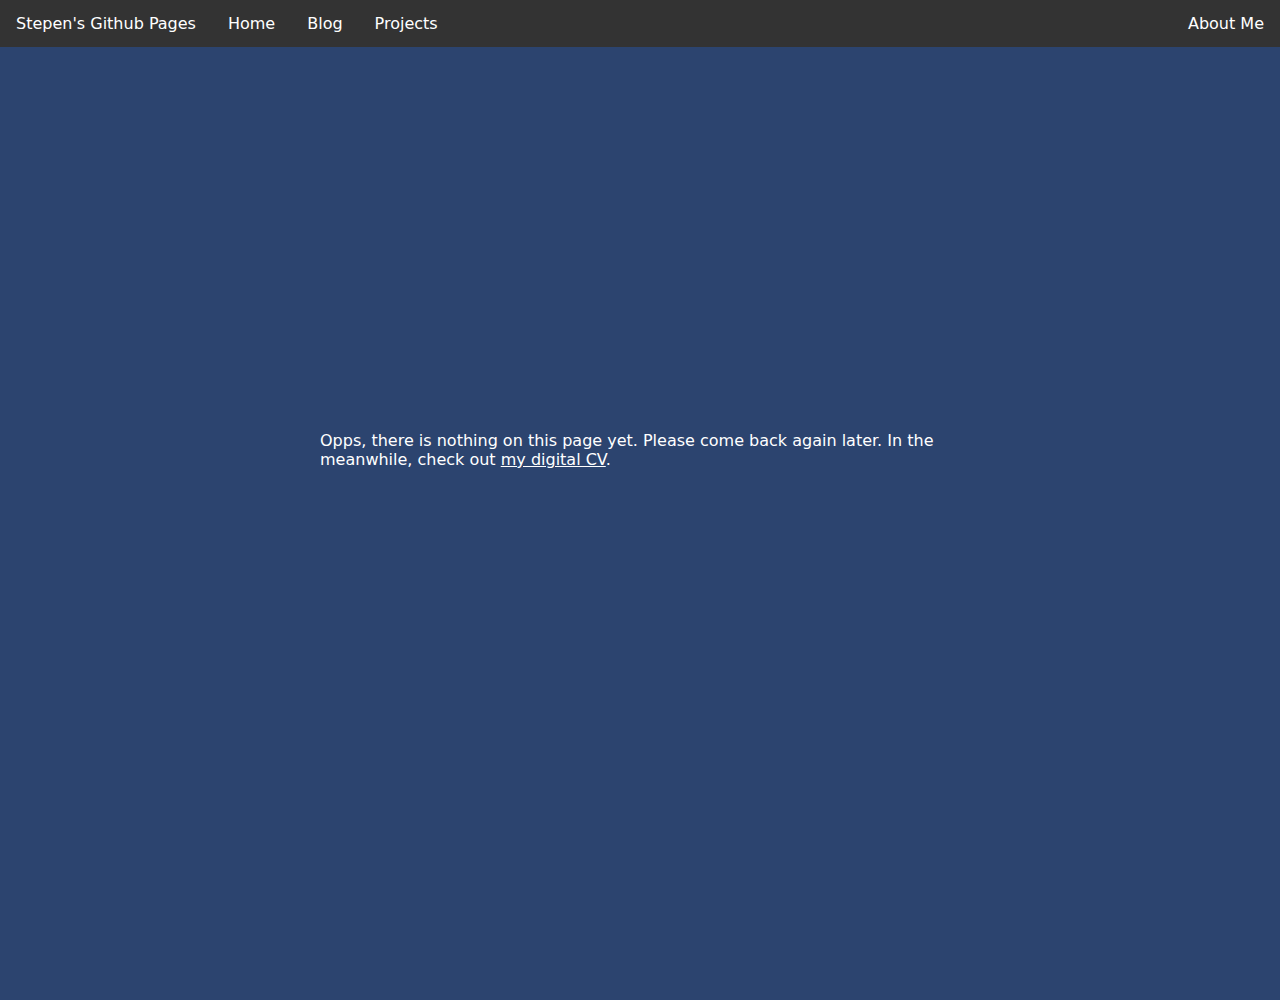
<file: index.html>
<!DOCTYPE html>
<html lang="en">
<head>
    <meta charset="utf-8">
    <meta name="viewport" content="width=device-width, initial-scale=1">
    <title>Stepen's Github Page</title>
    <link rel="stylesheet" href="https://cdn.jsdelivr.net/npm/bootstrap-icons@1.11.2/font/bootstrap-icons.min.css">
    <link rel="stylesheet" href="styles/style.css">
</head>
<body>
    <header>
        <nav>
            <div class="navbar-container">
                <script src="scripts/navbar.js"></script>
            </div>
        </nav>
    </header>
    <main>
        <div style="height: 1000px; width: 1000px; justify-content: center;">
            <div style="position: absolute; top: 50%; left: 50%; -ms-transform: translate(-50%,-50%); transform: translate(-50%, -50%);">Opps, there is nothing on this page yet. Please come back again later. In the meanwhile, check out <a href="resume.html" target="_blank">my digital CV</a>.
        </div>
    </main>
</body>
</html>
</file>
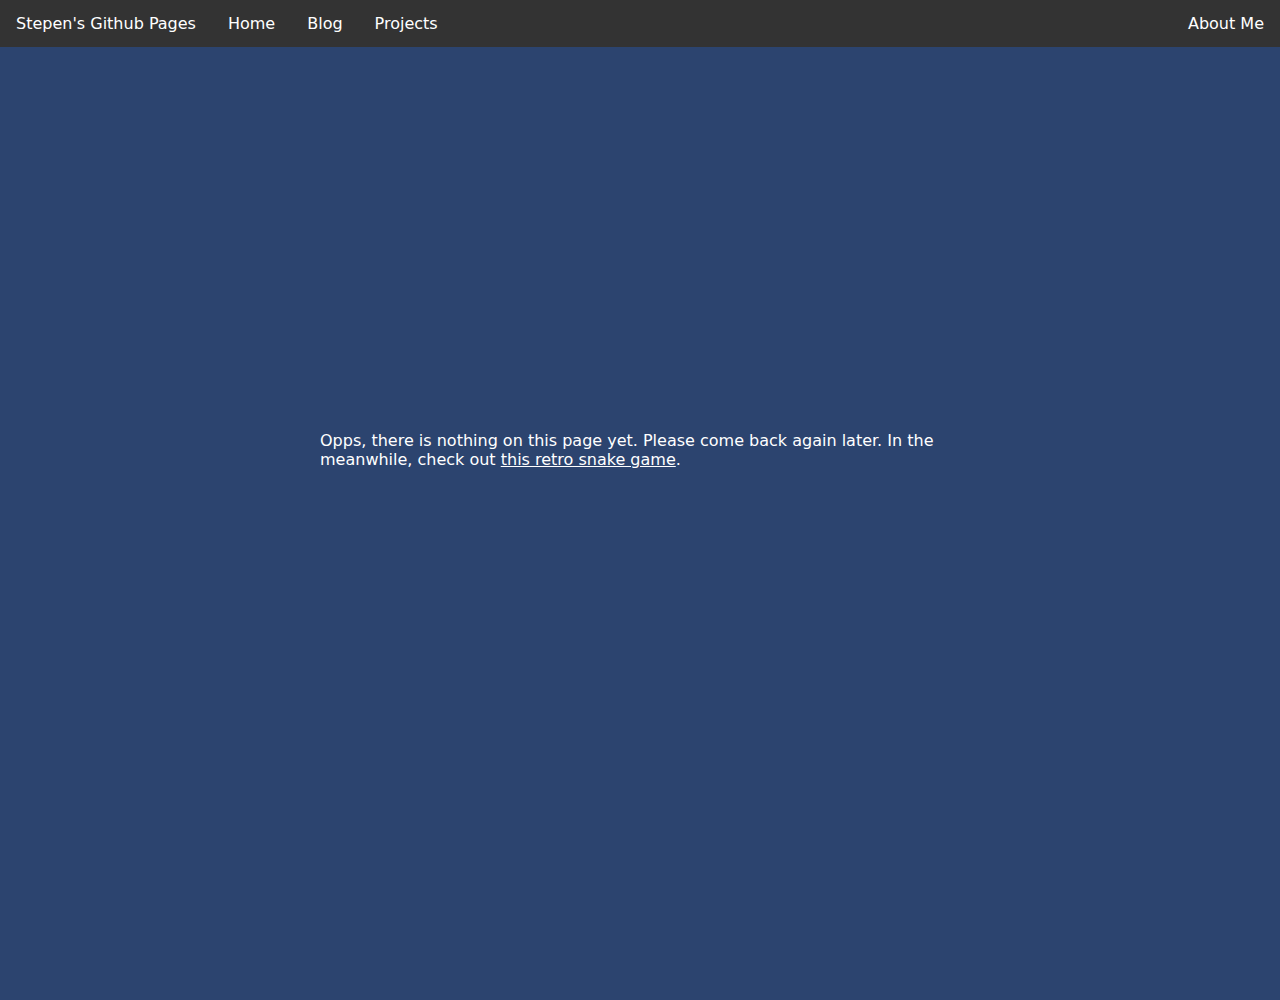
<file: project.html>
<!DOCTYPE html>
<html lang="en">
<head>
    <meta charset="utf-8">
    <meta name="viewport" content="width=device-width, initial-scale=1">
    <title>Stepen's Github Page</title>
    <link rel="stylesheet" href="https://cdn.jsdelivr.net/npm/bootstrap-icons@1.11.2/font/bootstrap-icons.min.css">
    <link rel="stylesheet" href="styles/style.css">
</head>
<body>
    <header>
        <nav>
            <div class="navbar-container">
                <script src="scripts/navbar.js"></script>
            </div>
        </nav>
    </header>
    <main>
        <div style="height: 1000px; width: 1000px; justify-content: center;">
            <div style="position: absolute; top: 50%; left: 50%; -ms-transform: translate(-50%,-50%); transform: translate(-50%, -50%);">Opps, there is nothing on this page yet. Please come back again later. In the meanwhile, check out <a href="project/snake.html" target="_blank">this retro snake game</a>.
        </div>
    </main>
</body>
</html>
</file>
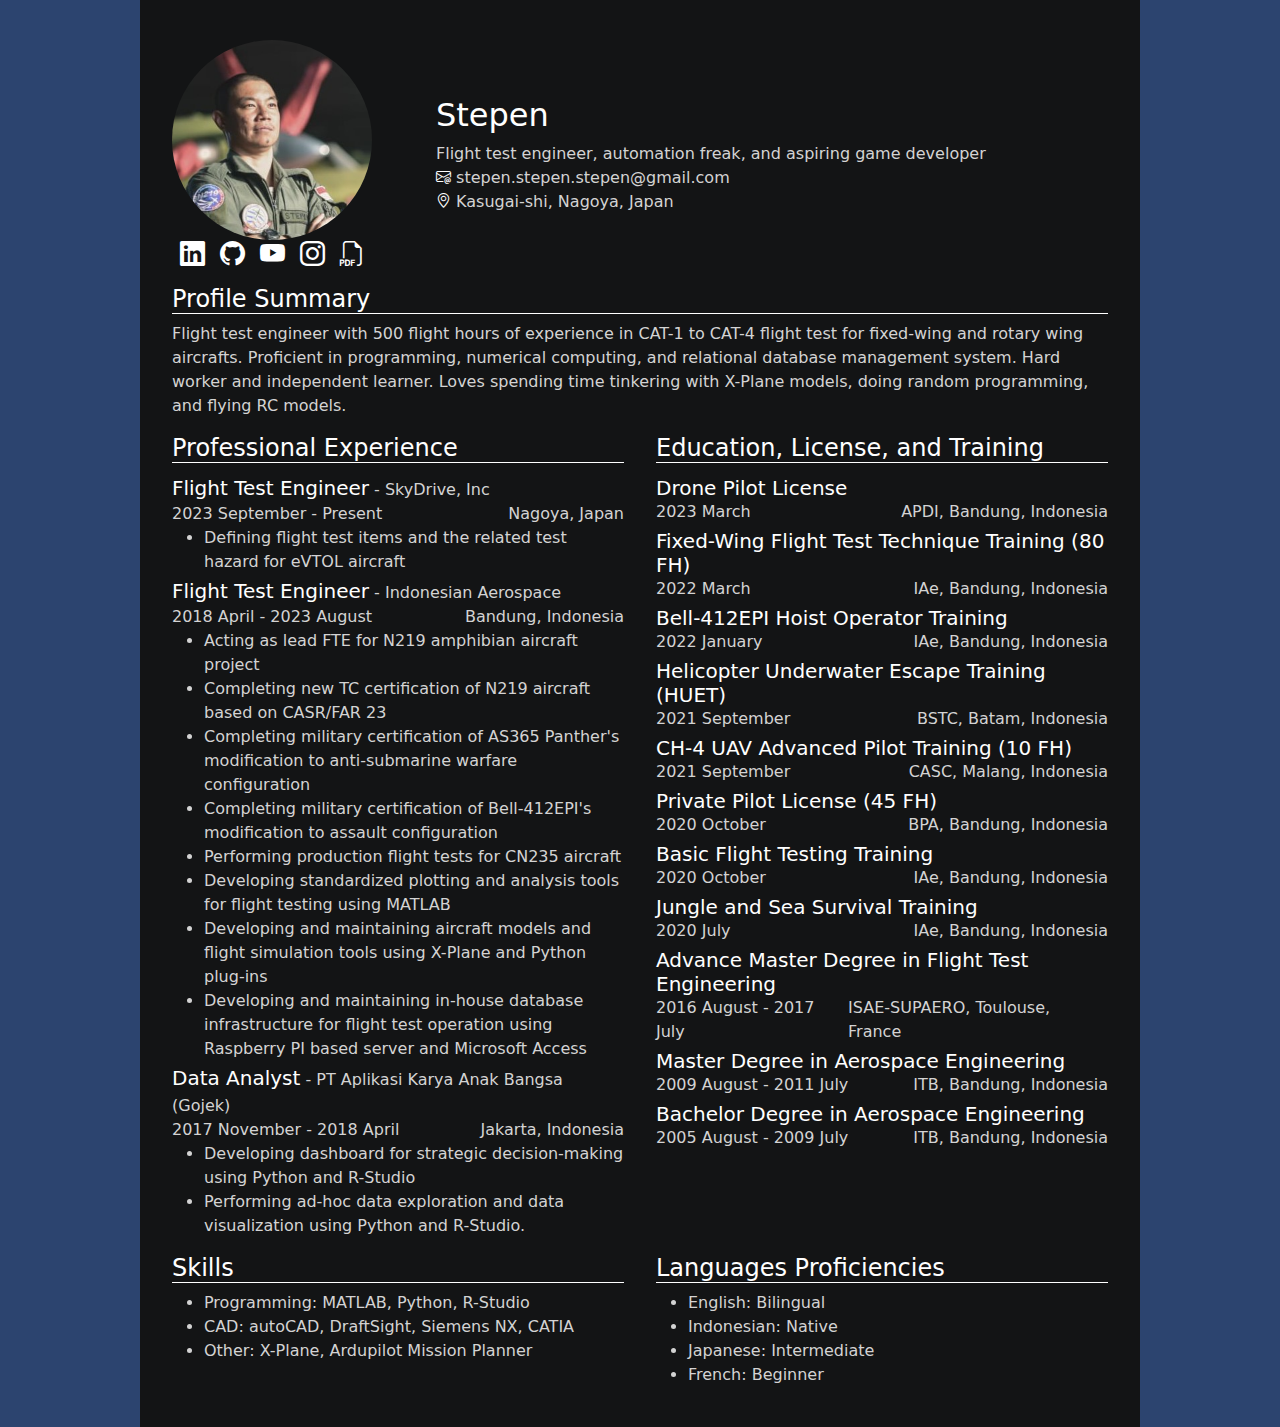
<file: resume.html>
<!DOCTYPE html>
<html lang="en">
<head>
    <meta charset="utf-8">
    <meta name="viewport" content="width=device-width, initial-scale=1">
    <title>CV - Stepen</title>
    <!-- <link href="https://cdn.jsdelivr.net/npm/bootstrap@5.3.2/dist/css/bootstrap.min.css" rel="stylesheet" integrity="sha384-T3c6CoIi6uLrA9TneNEoa7RxnatzjcDSCmG1MXxSR1GAsXEV/Dwwykc2MPK8M2HN" crossorigin="anonymous"> -->
    <link rel="stylesheet" href="https://cdn.jsdelivr.net/npm/bootstrap-icons@1.11.2/font/bootstrap-icons.min.css">
    <link rel="stylesheet" href="styles/style.css">
</head>
<body>
    <div class="container-main">
        <section class="card-profile">
            <div style="display: flex; flex-direction: column;">
                <img src="assets/images/profile.jpeg" style="width: 200px; height: 200px; border-radius: 50%; object-fit: cover;">
                <div style="display:flex; justify-content:space-around;">
                    <a href="https://www.linkedin.com/in/stepen-stepen-stepen" target="_blank"><i class="bi bi-linkedin"></i></a>
                    <a href="https://github.com/stepenstepenstepen" target="_blank"><i class="bi bi-github"></i></a>
                    <a href="https://www.youtube.com/@stepenstepenstepen"target="_blank"><i class="bi bi-youtube"></i></a>
                    <a href="https://www.instagram.com/stepenstepenstepen/" target="_blank"><i class="bi bi-instagram"></i></a>
                    <a href="assets/documents/CV_Stepen_GithubIo_202312.pdf"><i class="bi bi-filetype-pdf"></i></a>
                </div>
            </div>
            <div style="display: block; align-items: center;">
                <h1>Stepen</h1>
                <p>Flight test engineer, automation freak, and aspiring game developer</p>
                <p><i class="bi bi-envelope-at" style="font-size: 15px;"></i> stepen.stepen.stepen@gmail.com</p>
                <p><i class="bi bi-geo-alt" style="font-size: 15px;"></i> Kasugai-shi, Nagoya, Japan</p>
            </div>
        </section>
        <section>
            <h2>Profile Summary</h2>
            <p>Flight test engineer with 500 flight hours of experience in CAT-1 to CAT-4 flight test for fixed-wing and rotary wing aircrafts.
                Proficient in programming, numerical computing, and relational database management system.
                Hard worker and independent learner.
                Loves spending time tinkering with X-Plane models, doing random programming, and flying RC models.
            </p>
        </section>
        <!-- <section>
            <h2>Experience & Qualification</h2>
            <ul>
                <li>500 hours of flight test experience in both fixed wing and rotary wing aircrafts</li>
                <li>15 years of experience using MATLAB, Python, and R for a wide range of engineering applications</li>
                <li>Private pilot license (Single Engine Land) and certified drone pilot license</li>
            </ul>
        </section> -->
        <section>
            <div class="container-columns-collapsible">
                <div class="child-columns-collapsible">
                    <h2>Professional Experience</h2>
                    <h3>Flight Test Engineer<span class="detail-small"> - SkyDrive, Inc<span></span></h3>
                    <div class="container-date-location">
                        <span>2023 September - Present</span>
                        <span>Nagoya, Japan</span>
                    </div>
                    <ul class="list-jobdesc">
                        <li>Defining flight test items and the related test hazard for eVTOL aircraft</li>
                    </ul>
                    <h3>Flight Test Engineer<span class="detail-small"> - Indonesian Aerospace<span></h3>
                    <div class="container-date-location">
                        <span>2018 April - 2023 August</span>
                        <span>Bandung, Indonesia</span>
                    </div>
                        <ul class="list-jobdesc">
                            <li>Acting as lead FTE for N219 amphibian aircraft project</li>
                            <li>Completing new TC certification of N219 aircraft based on CASR/FAR 23</li>
                            <li>Completing military certification of AS365 Panther's modification to anti-submarine warfare configuration</li>
                            <li>Completing military certification of Bell-412EPI's modification to assault configuration</li>
                            <li>Performing production flight tests for CN235 aircraft</li>
                            <li>Developing standardized plotting and analysis tools for flight testing using MATLAB</li>
                            <li>Developing and maintaining aircraft models and flight simulation tools using X-Plane and Python plug-ins</li>
                            <li>Developing and maintaining in-house database infrastructure for flight test operation using Raspberry PI based server and Microsoft Access</li>
                        </ul>
                    <h3>Data Analyst<span class="detail-small"> - PT Aplikasi Karya Anak Bangsa (Gojek)</span></h3>
                    <div class="container-date-location">
                        <span>2017 November - 2018 April</span>
                        <span>Jakarta, Indonesia</span>
                    </div>
                    <ul class="list-jobdesc">
                        <li>Developing dashboard for strategic decision-making using Python and R-Studio</li>
                        <li>Performing ad-hoc data exploration and data visualization using Python and R-Studio.</li>
                    </ul>
                    <!-- <h3>Design Engineer<span class="detail-small"> - Toshiba Power System Company</span></h3>
                    <div class="container-date-location">
                        <span>2012 November - 2016 March</span>
                        <span>Kawasaki, Japan</span>
                    </div>
                    <ul class="list-jobdesc">
                        <li>Performing mechanical design and structural analysis on parts of Francis-type and Kaplan-type hydroturbine using autoCAD, Siemens NX, and Nastran solver</li>
                        <li>Performing genetic algorithm optimization for Francis-type hydroturbine design benchmark using ANSYS Turbo-Grid and CFX</li>
                        <li>Assisting hydroturbine model test for performance validation and customer witness</li>
                    </ul> -->
                    <!-- <h3>Image Processing Engineer<span class="detail-small"> - PT Uavindo Nusantara</span></h3>
                    <div class="container-date-location">
                        <span>2011 October - 2012 September</span>
                        <span>Bandung, Indonesia</span>
                    </div>
                    <ul class="list-jobdesc">
                        <li>Developing in-house image processing tools for various engineering application using MATLAB & image processing toolbox</li>
                    </ul> -->
                </div>
                <div class="child-columns-collapsible">
                    <h2>Education, License, and Training</h2>
                    <h3>Drone Pilot License</h3>
                    <div class="container-date-location">
                        <span>2023 March</span>
                        <span>APDI, Bandung, Indonesia</span>
                    </div>
                    <h3>Fixed-Wing Flight Test Technique Training (80 FH)</h3>
                    <div class="container-date-location">
                        <span>2022 March</span>
                        <span>IAe, Bandung, Indonesia</span>
                    </div>
                    <h3>Bell-412EPI Hoist Operator Training</h3>
                    <div class="container-date-location">
                        <span>2022 January</span>
                        <span>IAe, Bandung, Indonesia</span>
                    </div>
                    <h3>Helicopter Underwater Escape Training (HUET)</h3>
                    <div class="container-date-location">
                        <span>2021 September</span>
                        <span>BSTC, Batam, Indonesia</span>
                    </div>
                    <h3>CH-4 UAV Advanced Pilot Training (10 FH)</h3>
                    <div class="container-date-location">
                        <span>2021 September</span>
                        <span>CASC, Malang, Indonesia</span>
                    </div>
                    <h3>Private Pilot License (45 FH)</h3>
                    <div class="container-date-location">
                        <span>2020 October</span>
                        <span>BPA, Bandung, Indonesia</span>
                    </div>
                    <h3>Basic Flight Testing Training</h3>
                    <div class="container-date-location">
                        <span>2020 October</span>
                        <span>IAe, Bandung, Indonesia</span>
                    </div>
                    <h3>Jungle and Sea Survival Training</h3>
                    <div class="container-date-location">
                        <span>2020 July</span>
                        <span>IAe, Bandung, Indonesia</span>
                    </div>
                    <h3>Advance Master Degree in Flight Test Engineering</h3>
                    <div class="container-date-location">
                        <span>2016 August - 2017 July</span>
                        <span>ISAE-SUPAERO, Toulouse, France</span>
                    </div>
                    <h3>Master Degree in Aerospace Engineering</h3>
                    <div class="container-date-location">
                        <span>2009 August - 2011 July</span>
                        <span>ITB, Bandung, Indonesia</span>
                    </div>
                    <h3>Bachelor Degree in Aerospace Engineering</h3>
                    <div class="container-date-location">
                        <span>2005 August - 2009 July</span>
                        <span>ITB, Bandung, Indonesia</span>
                    </div>
                </div>
            </div>
        </section>
        <section>
            <div class="container-columns-collapsible">
                <div class="child-columns-collapsible">
                    <h2>Skills</h2>
                    <ul>
                        <li>Programming: MATLAB, Python, R-Studio</li>
                        <li>CAD: autoCAD, DraftSight, Siemens NX, CATIA</li>
                        <li>Other: X-Plane, Ardupilot Mission Planner</li>
                    </ul>
                </div>
                <div class="child-columns-collapsible">
                    <h2>Languages Proficiencies</h2>
                    <ul>
                        <li>English: Bilingual</li>
                        <li>Indonesian: Native</li>
                        <li>Japanese: Intermediate</li>
                        <li>French: Beginner</li>
                    </ul>
                </div>
            </div>
        </section>
        <!-- <section>
            <h2>Projects & Portofolio</h2>
                <ul>
                    <li>Indonesian METAR Dashboard</li>
                </ul>
        </section> -->
    </div>
</body>
</file>
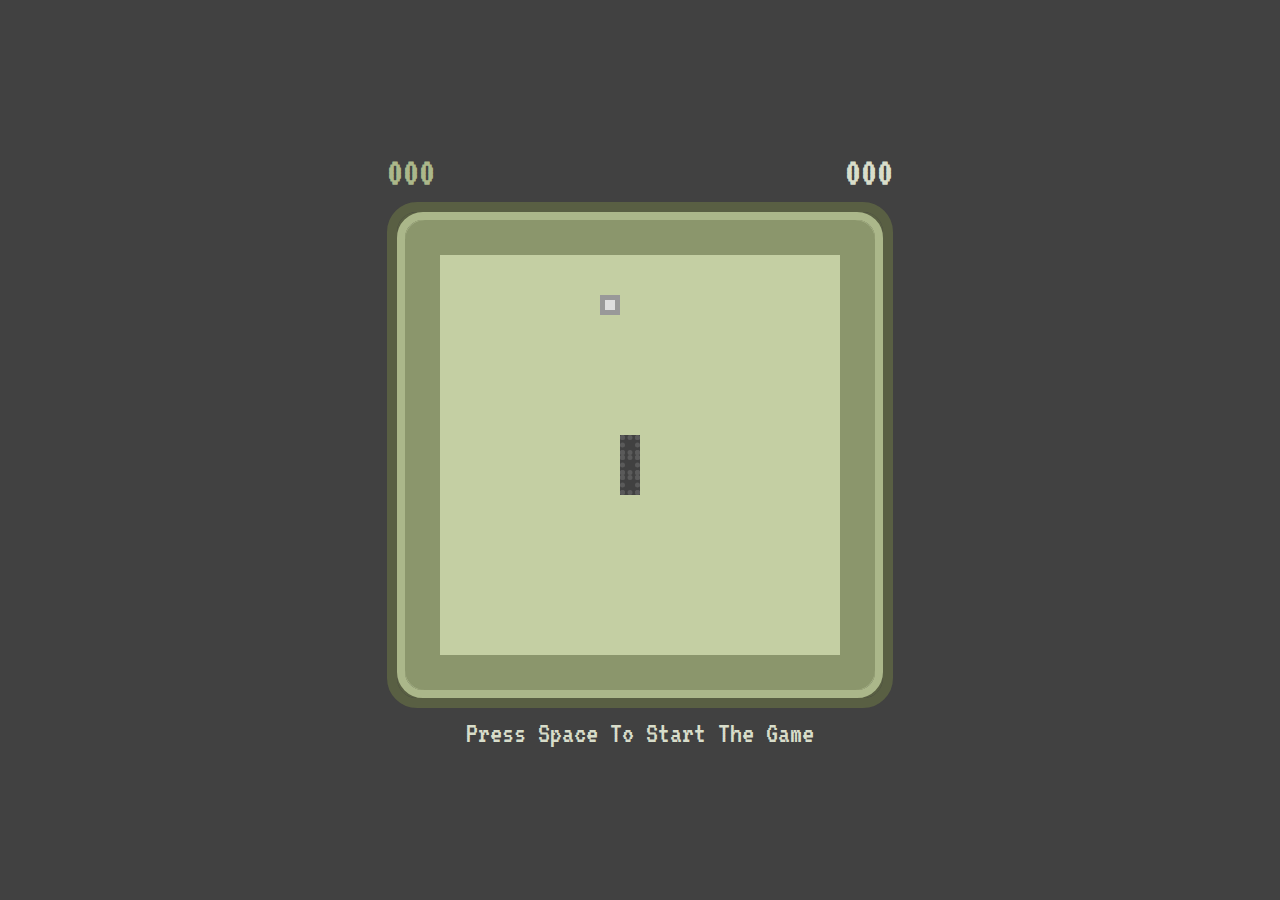
<file: project/snake.html>
<!DOCTYPE html>
<html lang="en">
<head>
    <meta charset="UTF-8">
    <meta name="viewport" content="width=device-width, initial-scale=1.0">
    <!-- Getting font from Google Fonts -->
    <link rel="preconnect" href="https://fonts.googleapis.com">
    <link rel="preconnect" href="https://fonts.gstatic.com" crossorigin>
    <link href="https://fonts.googleapis.com/css2?family=VT323&display=swap" rel="stylesheet">
    <title>Snake Game</title>
    <link rel="stylesheet" href="snake.css">
    <script src="snake.js" defer></script>
</head>
<body>
    <div>
        <div class="score-panel">
            <h1 class="score-text" id="current-score">000</h1>
            <h1 class="score-text" id="high-score">000</h1>
        </div>
        <div class="game-border-1">
            <div class="game-border-2">
                <div class="game-border-3">
                    <div id="game-board">
                    </div>
                </div>
            </div>
        </div>
        <hi id="instruction">Press space to start the game</hi>
    </div>
    
</body>
</html>
</file>
<file: styles/style.css>
*{
    color: #fff;
    font-family: system-ui, -apple-system, 'Segoe UI', Roboto, 'Open Sans', 'Helvetica Neue', sans-serif;
    box-sizing: border-box;
}
body{
    margin: 0;
    background-color: #2C446F;
}
section{
    padding-top: 0.5em;
    padding-bottom: 0.5em;
}
p, ul, ol, li, span{
    font-size: 1em;
    color: lightgray;
    line-height: 1.5;
    margin-top: 0;
    margin-bottom: 0;
}
ul, ol{
    padding-left: 2rem;
}
i{
    font-size: 25px
}
.navbar-container{
    list-style-type: none;
    margin: 0;
    padding: 0;
    overflow: hidden;
    background-color: #333;
    position: fixed;
    top: 0;
    width: 100%;
}
.navbar-header{
    float: left;
    display: block;
    font-size: 1em;
    color: white;
    text-align: center;
    padding: 14px 16px;
    text-decoration: none;
}
.navbar-item{
    float: left;
    display: block;
    font-size: 1em;
    color: white;
    background-color: #333;
    text-align: center;
    padding: 14px 16px;
    text-decoration: none;
}
.navbar-item:hover{
    background-color: #111;
}
.navbar-footer{
    float: right;
    display: block;
    font-size: 1em;
    color: white;
    background-color: #333;
    text-align: center;
    padding: 14px 16px;
    text-decoration: none;
}
.container-main{
    background-color: #131415;
    max-width: 1000px;
    margin: 0 auto;
    padding: 2em;
}
.card-profile{
    display: flex;
    flex-direction: row;
    align-items: center;
    gap: 4em;
    padding-top: 0.5em;
    padding-bottom: 0.5em;
}
.container-columns-collapsible{
    display: flex;
    flex-direction: row;
    justify-content: space-evenly;
    gap: 2em;
}
.child-columns-collapsible{
    flex: 1;
}
.container-date-location{
    display: flex;
    justify-content: space-between;
}
.detail-small{
    font-size: 0.8em;
}
.list-jobdesc{
    margin-bottom: 0;
}
h1{
    font-size: 2em;
    font-weight: 500;
    margin-top: 0;
    margin-bottom: 0.5rem;
}
h2{
    border-bottom: solid 1px;
    font-size: 1.5em;
    font-weight: 500;
    margin-top: 0;
    margin-bottom: 0.5rem;
}
h3{
    font-size: 1.25em;
    font-weight: 500;
    padding-top: 0.25em;
    margin-top: 0;
    margin-bottom: 0;
}
@media(max-width:600px){
    .card-profile{
        flex-direction: column;
        gap: 1em
    }
}
@media(max-width:1000px){
    .container-columns-collapsible{
        flex-direction: column;
        gap: 1em;
    }
}
</file>
<file: project/snake.css>
body{
    display:flex;
    align-items: center;
    justify-content: center;
    height: 100vh;
    margin: 0;
    font-family: 'VT323', monospace;
}

body,
.snake{
    background-color: #414141;
}

.score-panel{
    display: flex;
    justify-content: space-between;
}

.score-text{
    font-size: 40px;
    font-weight: bolder;
    margin: 10px 0;
}

#current-score{
    color:#abb78a
}

#high-score{
    color: #d8ddca
}

#game-board{
    border-radius: 100px;
    display: grid;
    grid-template-columns: repeat(20, 20px);
    grid-template-rows: repeat(20, 20px);
    margin: 5px;
}

.game-border-1{
    border: #595f43 solid 10px;
    border-radius: 30px;
    box-shadow: inset 0 0 0 10px #595f43;
}

.game-border-2{
    border: #abb78a solid 8px;
    border-radius: 26px;
    box-shadow: inset 0 0 0 10px #abb78a;
}

.game-border-3{
    border: #8b966c solid 30px;
    border-radius: 20px;
    box-shadow: inset 0 0 0 5px #8b966c;
    background-color: #c4cfa3;
}

.snake{
    background-color: #414141;
    border: #5a5a5a 5px dotted;
    /* border-left: #949494 solid;
    border-right: #949494 solid; */
}

.food{
    background-color: #dedede;
    border: #999 5px solid;
}

#instruction{
    display: block;
    color: #d8ddca;
    font-size: 30px;
    text-align: center;
    text-transform: capitalize;
    padding: 10px;
    margin: 0;
}
</file>
